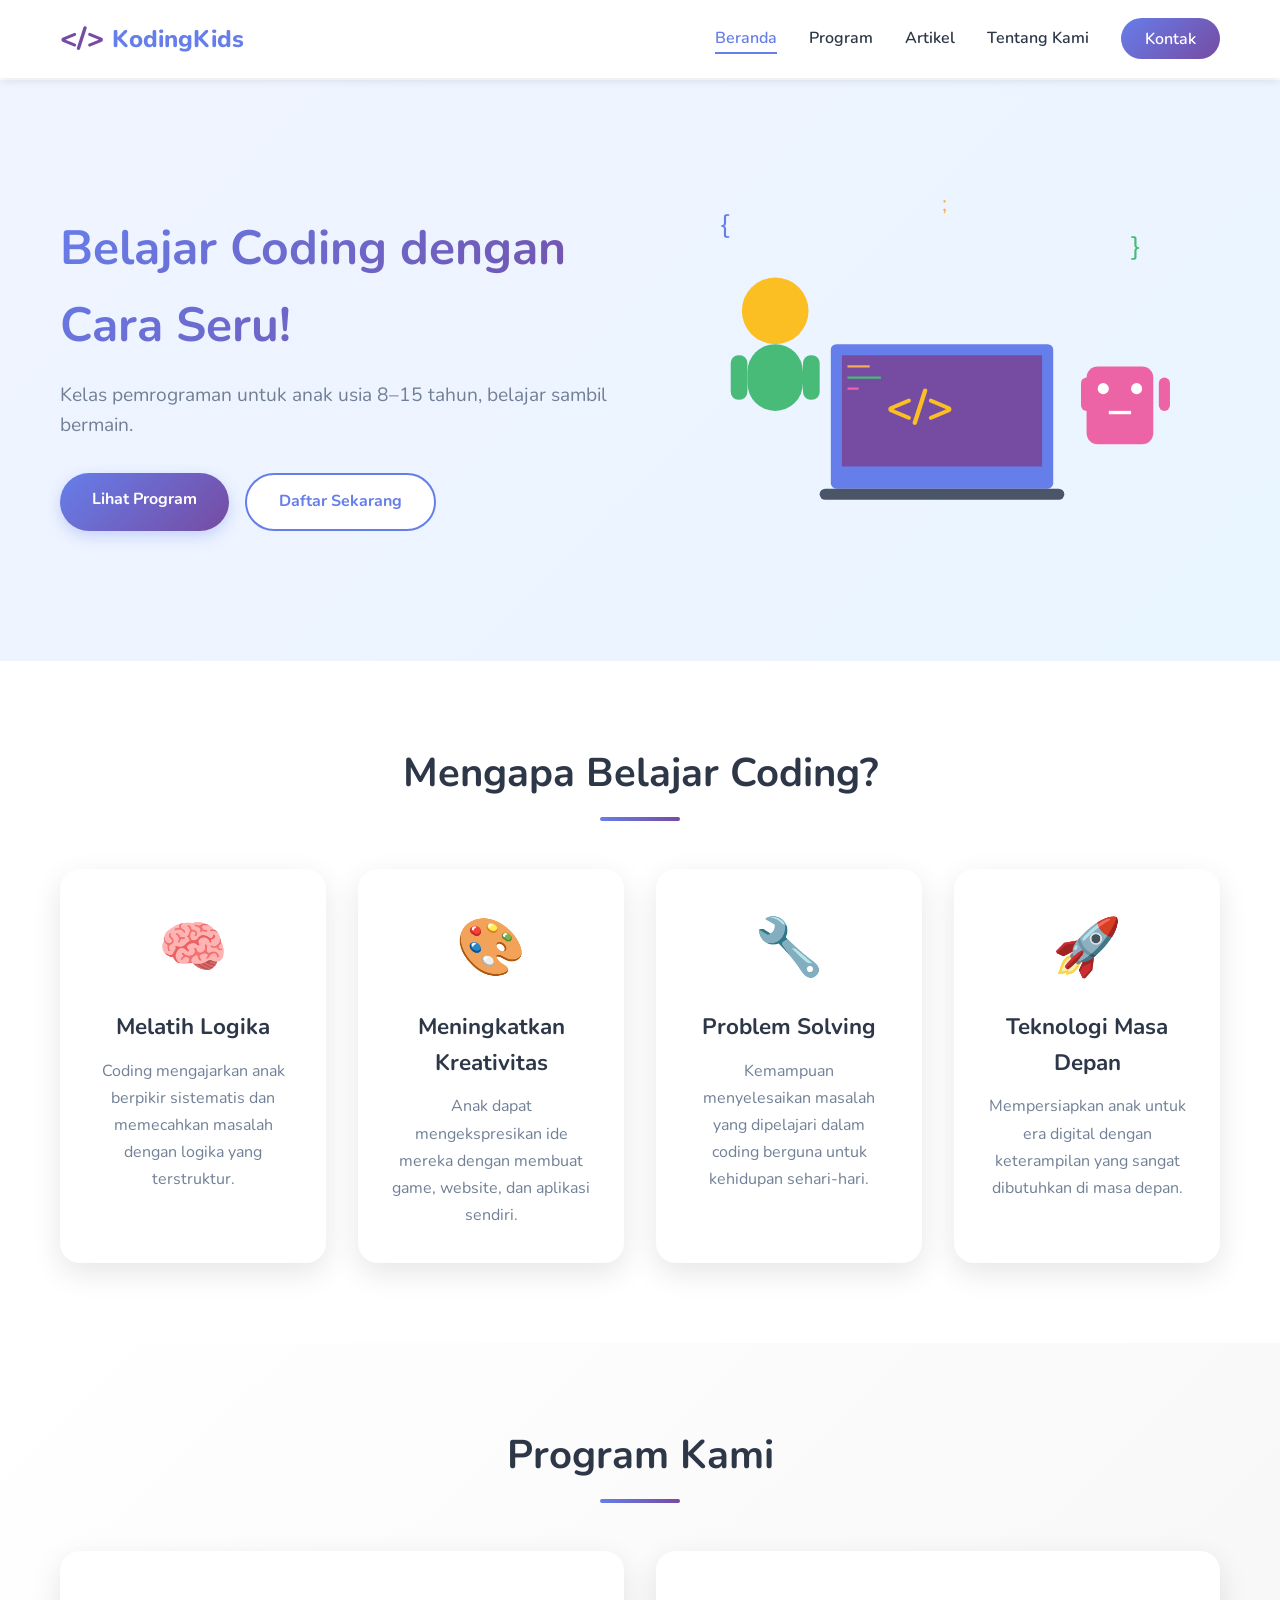
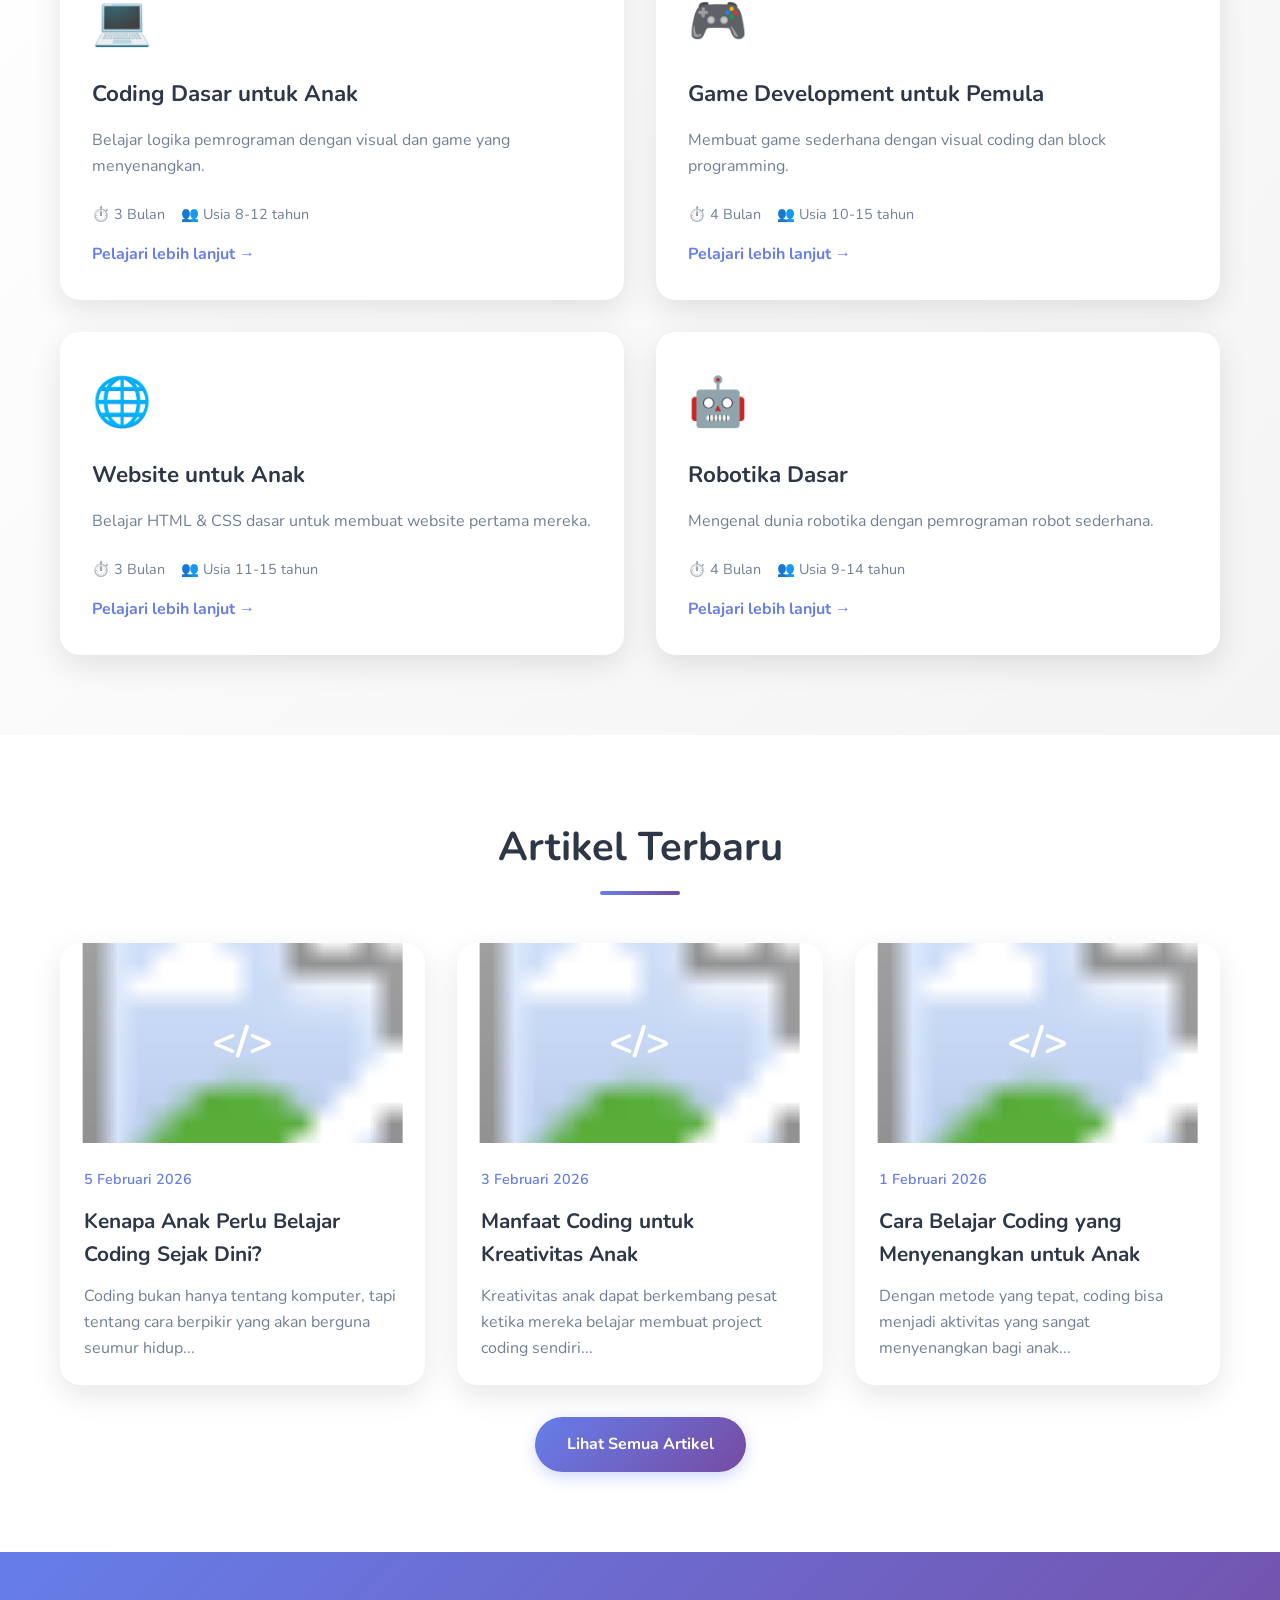
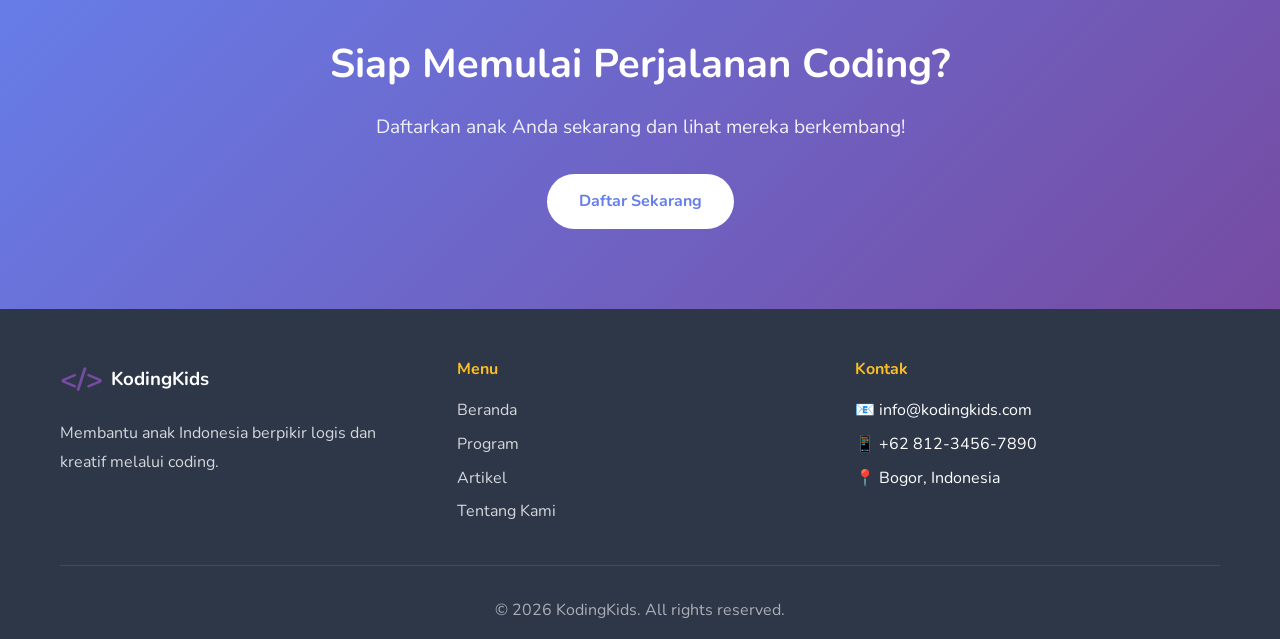
<file: kodingkids/index.html>
<!DOCTYPE html>
<html lang="id">
<head>
    <meta charset="UTF-8">
    <meta name="viewport" content="width=device-width, initial-scale=1.0">
    <title>KodingKids - Belajar Coding dengan Cara Seru!</title>
    <link rel="stylesheet" href="styles.css">
    <link href="https://fonts.googleapis.com/css2?family=Nunito:wght@400;600;700;800&display=swap" rel="stylesheet">
</head>
<body>
    <!-- Loading Screen -->
    <div id="loading-screen">
        <div class="loader">
            <div class="code-symbol">&lt;/&gt;</div>
            <p>Loading...</p>
        </div>
    </div>

    <!-- Navbar -->
    <nav class="navbar" id="navbar">
        <div class="container nav-container">
            <div class="logo">
                <span class="logo-icon">&lt;/&gt;</span>
                <span class="logo-text">KodingKids</span>
            </div>
            <div class="nav-toggle" id="navToggle">
                <span></span>
                <span></span>
                <span></span>
            </div>
            <ul class="nav-menu" id="navMenu">
                <li><a href="index.html" class="active">Beranda</a></li>
                <li><a href="programs.html">Program</a></li>
                <li><a href="blog.html">Artikel</a></li>
                <li><a href="about.html">Tentang Kami</a></li>
                <li><a href="contact.html" class="btn-nav">Kontak</a></li>
            </ul>
        </div>
    </nav>

    <!-- Hero Section -->
    <section class="hero">
        <div class="container">
            <div class="hero-content fade-in">
                <h1>Belajar Coding dengan Cara Seru!</h1>
                <p class="hero-subtitle">Kelas pemrograman untuk anak usia 8–15 tahun, belajar sambil bermain.</p>
                <div class="hero-buttons">
                    <a href="programs.html" class="btn btn-primary">Lihat Program</a>
                    <a href="contact.html" class="btn btn-secondary">Daftar Sekarang</a>
                </div>
            </div>
            <div class="hero-illustration fade-in">
                <svg viewBox="0 0 500 400" xmlns="http://www.w3.org/2000/svg">
                    <!-- Laptop -->
                    <rect x="150" y="180" width="200" height="130" rx="5" fill="#667eea"/>
                    <rect x="160" y="190" width="180" height="100" fill="#764ba2"/>
                    <line x1="165" y1="200" x2="185" y2="200" stroke="#f6ad55" stroke-width="2"/>
                    <line x1="165" y1="210" x2="195" y2="210" stroke="#48bb78" stroke-width="2"/>
                    <line x1="165" y1="220" x2="175" y2="220" stroke="#ed64a6" stroke-width="2"/>
                    <text x="200" y="250" fill="#fbbf24" font-size="40" font-weight="bold">&lt;/&gt;</text>
                    <rect x="140" y="310" width="220" height="10" rx="5" fill="#4a5568"/>
                    
                    <!-- Kid -->
                    <circle cx="100" cy="150" r="30" fill="#fbbf24"/>
                    <rect x="75" y="180" width="50" height="60" rx="25" fill="#48bb78"/>
                    <rect x="60" y="190" width="15" height="40" rx="7" fill="#48bb78"/>
                    <rect x="125" y="190" width="15" height="40" rx="7" fill="#48bb78"/>
                    
                    <!-- Robot -->
                    <rect x="380" y="200" width="60" height="70" rx="10" fill="#ed64a6"/>
                    <circle cx="395" cy="220" r="5" fill="#fff"/>
                    <circle cx="425" cy="220" r="5" fill="#fff"/>
                    <rect x="400" y="240" width="20" height="3" fill="#fff"/>
                    <rect x="375" y="210" width="10" height="30" rx="5" fill="#ed64a6"/>
                    <rect x="445" y="210" width="10" height="30" rx="5" fill="#ed64a6"/>
                    
                    <!-- Floating elements -->
                    <text x="50" y="80" fill="#667eea" font-size="24" class="float-1">{</text>
                    <text x="420" y="100" fill="#48bb78" font-size="24" class="float-2">}</text>
                    <text x="250" y="60" fill="#f6ad55" font-size="20" class="float-3">;</text>
                </svg>
            </div>
        </div>
    </section>

    <!-- Why Coding Section -->
    <section class="why-coding">
        <div class="container">
            <h2 class="section-title fade-in-scroll">Mengapa Belajar Coding?</h2>
            <div class="features-grid">
                <div class="feature-card fade-in-scroll">
                    <div class="feature-icon">🧠</div>
                    <h3>Melatih Logika</h3>
                    <p>Coding mengajarkan anak berpikir sistematis dan memecahkan masalah dengan logika yang terstruktur.</p>
                </div>
                <div class="feature-card fade-in-scroll">
                    <div class="feature-icon">🎨</div>
                    <h3>Meningkatkan Kreativitas</h3>
                    <p>Anak dapat mengekspresikan ide mereka dengan membuat game, website, dan aplikasi sendiri.</p>
                </div>
                <div class="feature-card fade-in-scroll">
                    <div class="feature-icon">🔧</div>
                    <h3>Problem Solving</h3>
                    <p>Kemampuan menyelesaikan masalah yang dipelajari dalam coding berguna untuk kehidupan sehari-hari.</p>
                </div>
                <div class="feature-card fade-in-scroll">
                    <div class="feature-icon">🚀</div>
                    <h3>Teknologi Masa Depan</h3>
                    <p>Mempersiapkan anak untuk era digital dengan keterampilan yang sangat dibutuhkan di masa depan.</p>
                </div>
            </div>
        </div>
    </section>

    <!-- Programs Section -->
    <section class="programs">
        <div class="container">
            <h2 class="section-title fade-in-scroll">Program Kami</h2>
            <div class="programs-grid">
                <a href="program-detail.html?id=1" class="program-card fade-in-scroll">
                    <div class="program-icon">💻</div>
                    <h3>Coding Dasar untuk Anak</h3>
                    <p>Belajar logika pemrograman dengan visual dan game yang menyenangkan.</p>
                    <div class="program-meta">
                        <span>⏱️ 3 Bulan</span>
                        <span>👥 Usia 8-12 tahun</span>
                    </div>
                    <span class="learn-more">Pelajari lebih lanjut →</span>
                </a>
                <a href="program-detail.html?id=2" class="program-card fade-in-scroll">
                    <div class="program-icon">🎮</div>
                    <h3>Game Development untuk Pemula</h3>
                    <p>Membuat game sederhana dengan visual coding dan block programming.</p>
                    <div class="program-meta">
                        <span>⏱️ 4 Bulan</span>
                        <span>👥 Usia 10-15 tahun</span>
                    </div>
                    <span class="learn-more">Pelajari lebih lanjut →</span>
                </a>
                <a href="program-detail.html?id=3" class="program-card fade-in-scroll">
                    <div class="program-icon">🌐</div>
                    <h3>Website untuk Anak</h3>
                    <p>Belajar HTML & CSS dasar untuk membuat website pertama mereka.</p>
                    <div class="program-meta">
                        <span>⏱️ 3 Bulan</span>
                        <span>👥 Usia 11-15 tahun</span>
                    </div>
                    <span class="learn-more">Pelajari lebih lanjut →</span>
                </a>
                <a href="program-detail.html?id=4" class="program-card fade-in-scroll">
                    <div class="program-icon">🤖</div>
                    <h3>Robotika Dasar</h3>
                    <p>Mengenal dunia robotika dengan pemrograman robot sederhana.</p>
                    <div class="program-meta">
                        <span>⏱️ 4 Bulan</span>
                        <span>👥 Usia 9-14 tahun</span>
                    </div>
                    <span class="learn-more">Pelajari lebih lanjut →</span>
                </a>
            </div>
        </div>
    </section>

    <!-- Latest Articles Section -->
    <section class="latest-articles">
        <div class="container">
            <h2 class="section-title fade-in-scroll">Artikel Terbaru</h2>
            <div class="articles-grid">
                <a href="article.html?id=1" class="article-card fade-in-scroll">
                    <div class="article-image">
                        <svg viewBox="0 0 400 250" xmlns="http://www.w3.org/2000/svg">
                        <image 
                            href="https://cdn.prod.website-files.com/65b0758d9ad56c822b1d0622/65d41965f4139a09f5c3d5b8_n-FIddOIQI0ETESzjq0dfpCduk_2fmdTjosb_6PAx-Nkf5wuKJlIuJrd_ITqgA1li4awKPBZ9oSLsmGRbrMs0-LUN9ThlX-O9sfbYmAeqHmFsh6RpptmKOy7RQbbx3z7MC197_nrMBxLb0eOWaxhFOI.jpeg"
                            x="0" y="0"
                            width="400" height="250"
                            preserveAspectRatio="xMidYMid slice"
                        />

                        <text x="200" y="140" text-anchor="middle" fill="#fff" font-size="50" font-weight="bold">
                            &lt;/&gt;
                        </text>
                        </svg>

                    </div>
                    <div class="article-content">
                        <span class="article-date">5 Februari 2026</span>
                        <h3>Kenapa Anak Perlu Belajar Coding Sejak Dini?</h3>
                        <p>Coding bukan hanya tentang komputer, tapi tentang cara berpikir yang akan berguna seumur hidup...</p>
                    </div>
                </a>
                <a href="article2.html" class="article-card fade-in-scroll">
                    <div class="article-image">
                       <svg viewBox="0 0 400 250" xmlns="http://www.w3.org/2000/svg">
                        <image 
                            href="https://sevenclass.id/wp-content/uploads/2025/07/20250714_1126_Anak-Kreatif-Digital_simple_compose_01k03jtcc3eepr0jyhh182ecb9-768x512.png"
                            x="0" y="0"
                            width="400" height="250"
                            preserveAspectRatio="xMidYMid slice"
                        />

                        <text x="200" y="140" text-anchor="middle" fill="#fff" font-size="50" font-weight="bold">
                            &lt;/&gt;
                        </text>
                        </svg>

                    </div>
                    <div class="article-content">
                        <span class="article-date">3 Februari 2026</span>
                        <h3>Manfaat Coding untuk Kreativitas Anak</h3>
                        <p>Kreativitas anak dapat berkembang pesat ketika mereka belajar membuat project coding sendiri...</p>
                    </div>
                </a>
                
                <a href="article3.html" class="article-card fade-in-scroll">
                    <div class="article-image">
                    <svg viewBox="0 0 400 250" xmlns="http://www.w3.org/2000/svg">
                    <image 
                        href="https://www.kodingakademi.id/storage/blog/ChatGPT-Image-Apr-3-2025-10_24_09-PM.png"
                        x="0" y="0"
                        width="400" height="250"
                        preserveAspectRatio="xMidYMid slice"
                    />

                    <text x="200" y="140" text-anchor="middle" fill="#fff" font-size="50" font-weight="bold">
                        &lt;/&gt;
                    </text>
                    </svg>

                    </div>
                    <div class="article-content">
                        <span class="article-date">1 Februari 2026</span>
                        <h3>Cara Belajar Coding yang Menyenangkan untuk Anak</h3>
                        <p>Dengan metode yang tepat, coding bisa menjadi aktivitas yang sangat menyenangkan bagi anak...</p>
                    </div>
                </a>
            </div>
            <div class="text-center" style="margin-top: 2rem;">
                <a href="blog.html" class="btn btn-primary">Lihat Semua Artikel</a>
            </div>
        </div>
    </section>

    <!-- CTA Section -->
    <section class="cta-section">
        <div class="container">
            <div class="cta-content fade-in-scroll">
                <h2>Siap Memulai Perjalanan Coding?</h2>
                <p>Daftarkan anak Anda sekarang dan lihat mereka berkembang!</p>
                <a href="contact.html" class="btn btn-light">Daftar Sekarang</a>
            </div>
        </div>
    </section>

    <!-- Footer -->
    <footer class="footer">
        <div class="container">
            <div class="footer-content">
                <div class="footer-section">
                    <h3><span class="logo-icon">&lt;/&gt;</span> KodingKids</h3>
                    <p>Membantu anak Indonesia berpikir logis dan kreatif melalui coding.</p>
                </div>
                <div class="footer-section">
                    <h4>Menu</h4>
                    <ul>
                        <li><a href="index.html">Beranda</a></li>
                        <li><a href="programs.html">Program</a></li>
                        <li><a href="blog.html">Artikel</a></li>
                        <li><a href="about.html">Tentang Kami</a></li>
                    </ul>
                </div>
                <div class="footer-section">
                    <h4>Kontak</h4>
                    <ul>
                        <li>📧 info@kodingkids.com</li>
                        <li>📱 +62 812-3456-7890</li>
                        <li>📍 Bogor, Indonesia</li>
                    </ul>
                </div>
            </div>
            <div class="footer-bottom">
                <p>&copy; 2026 KodingKids. All rights reserved.</p>
            </div>
        </div>
    </footer>

    <script src="script.js"></script>
</body>
</html>
</file>
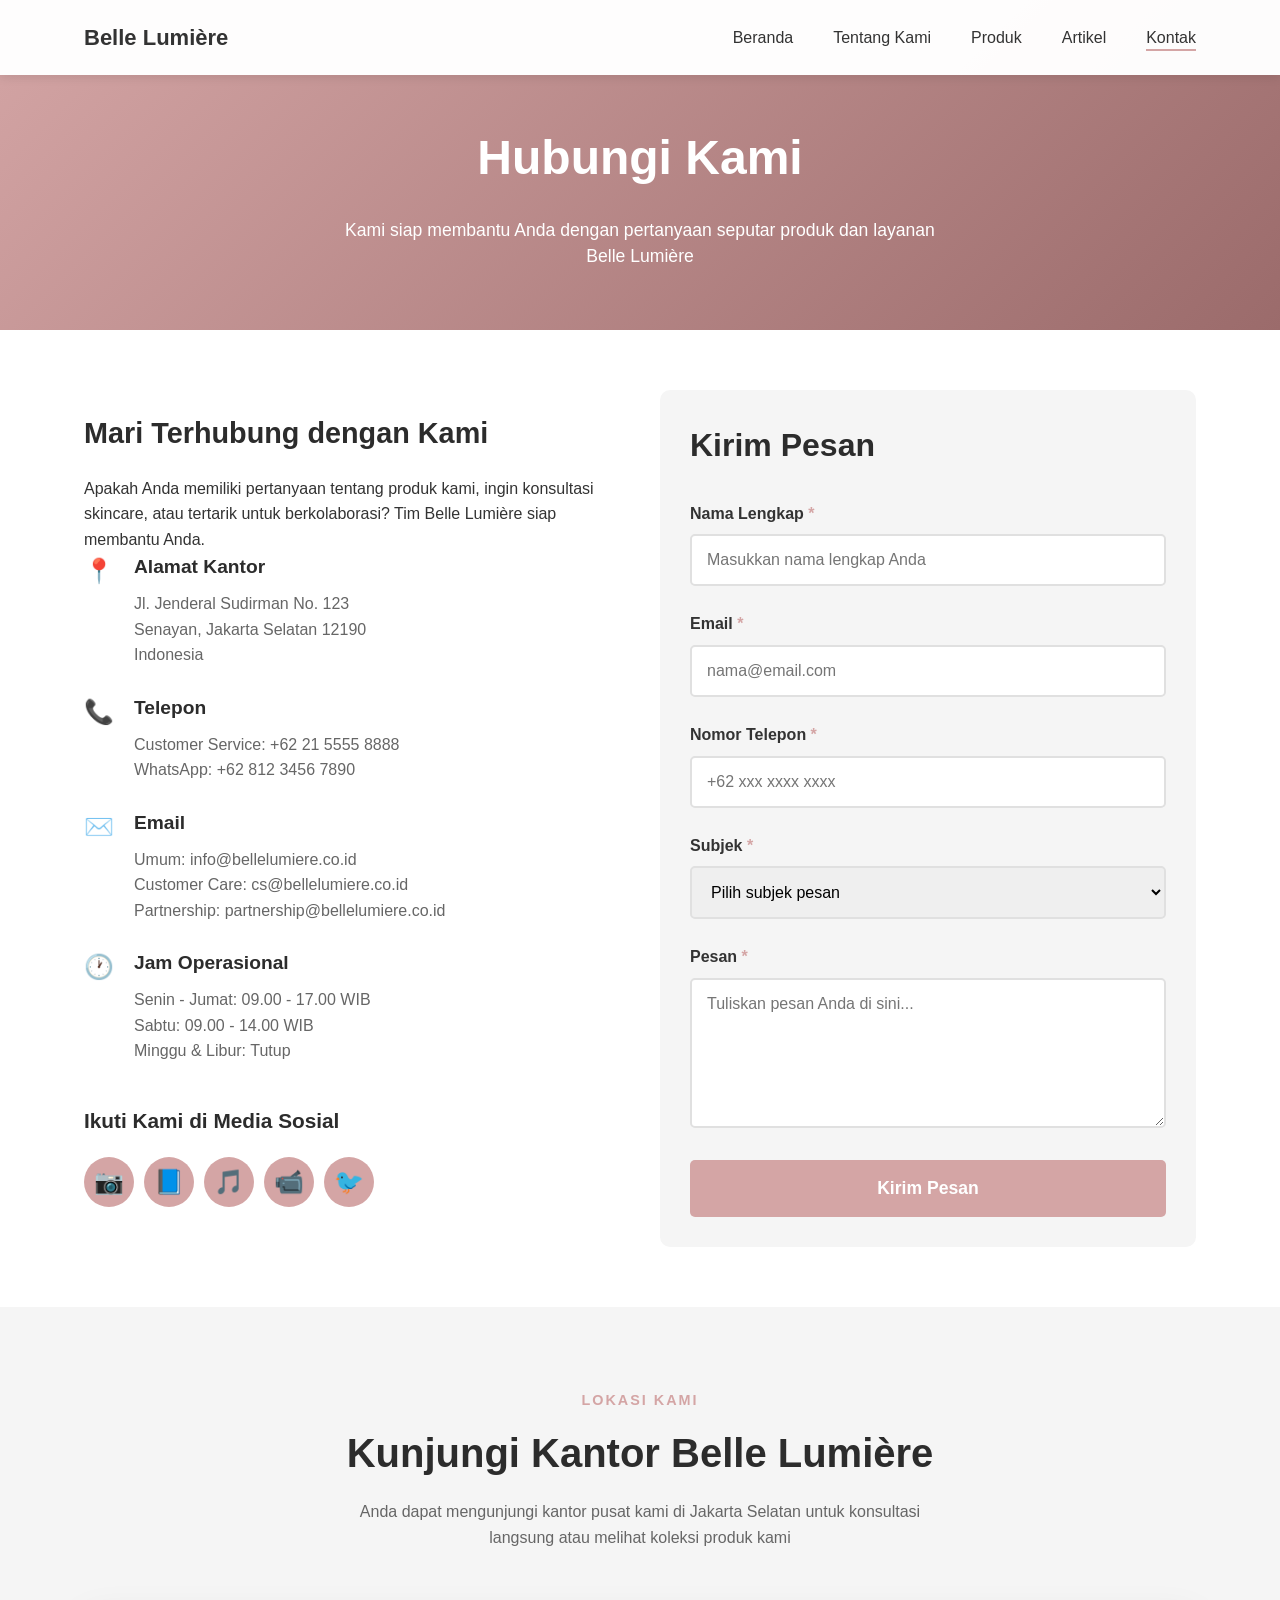
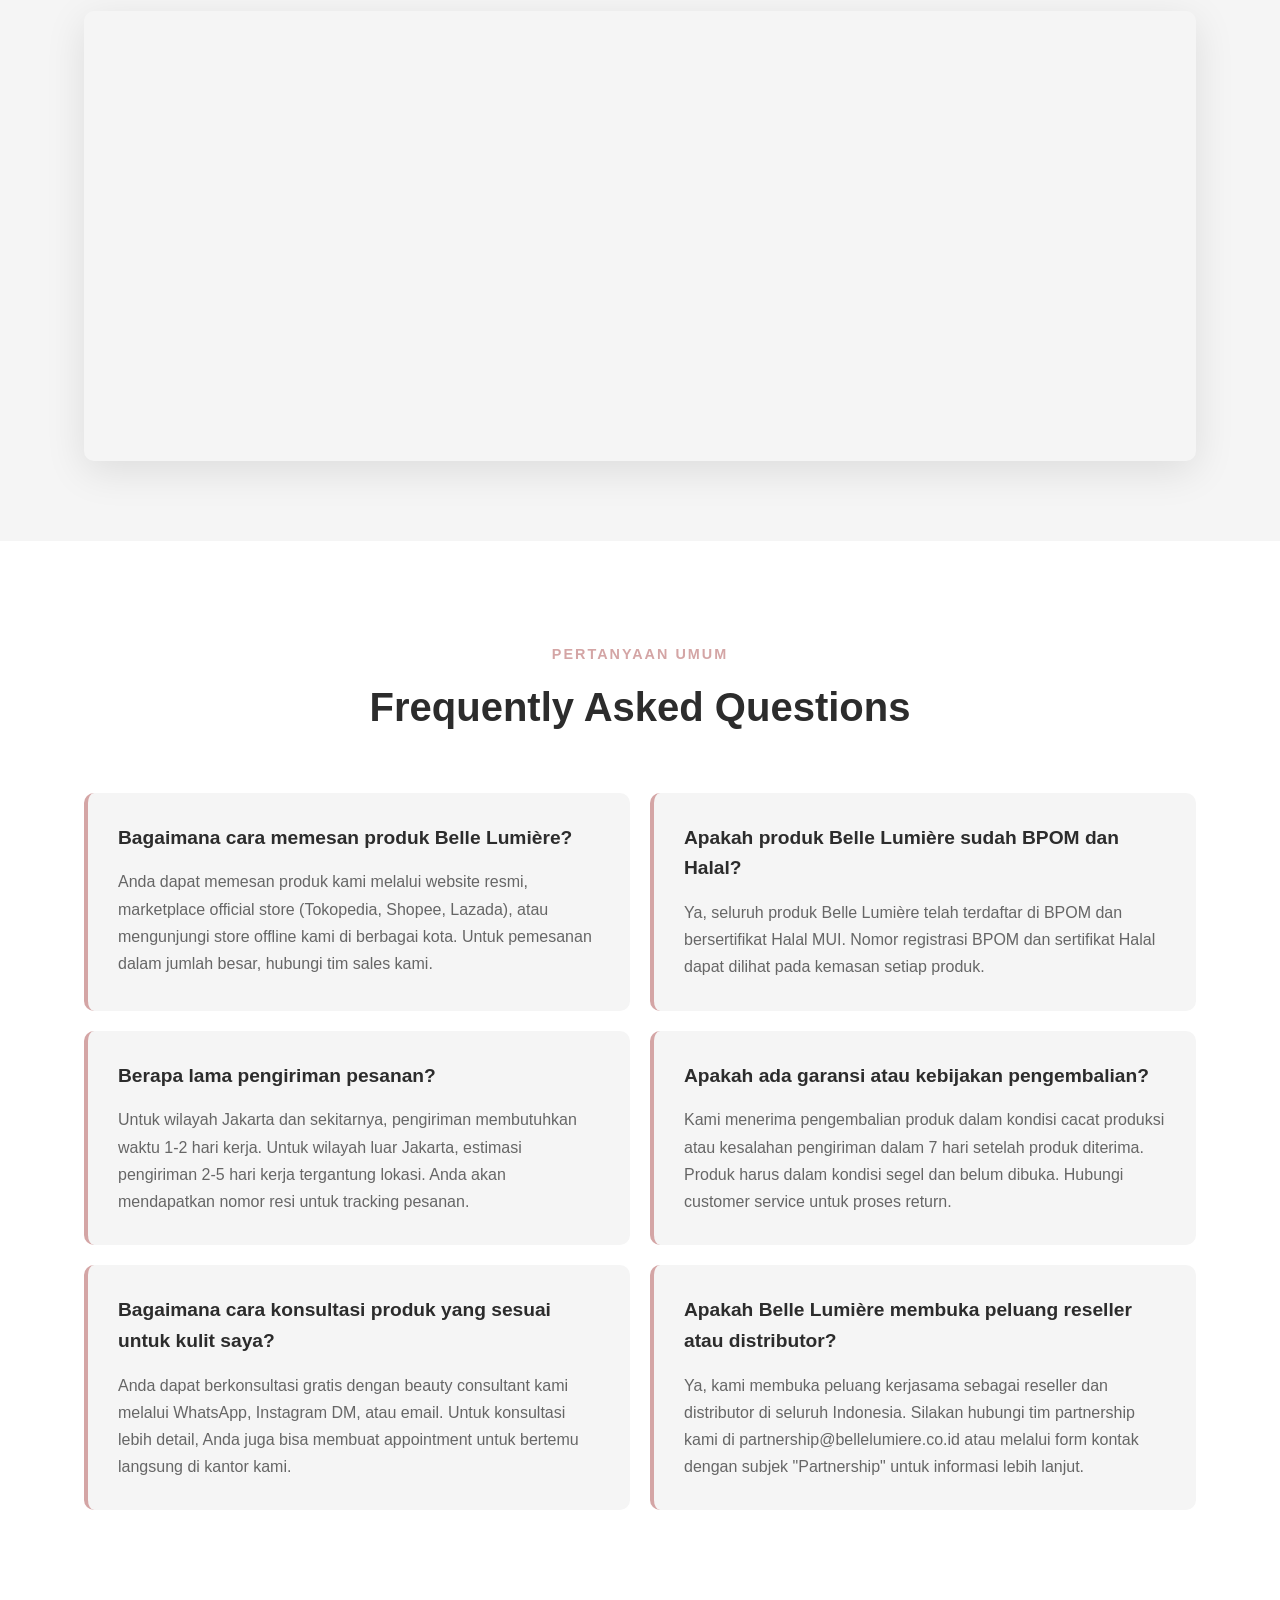
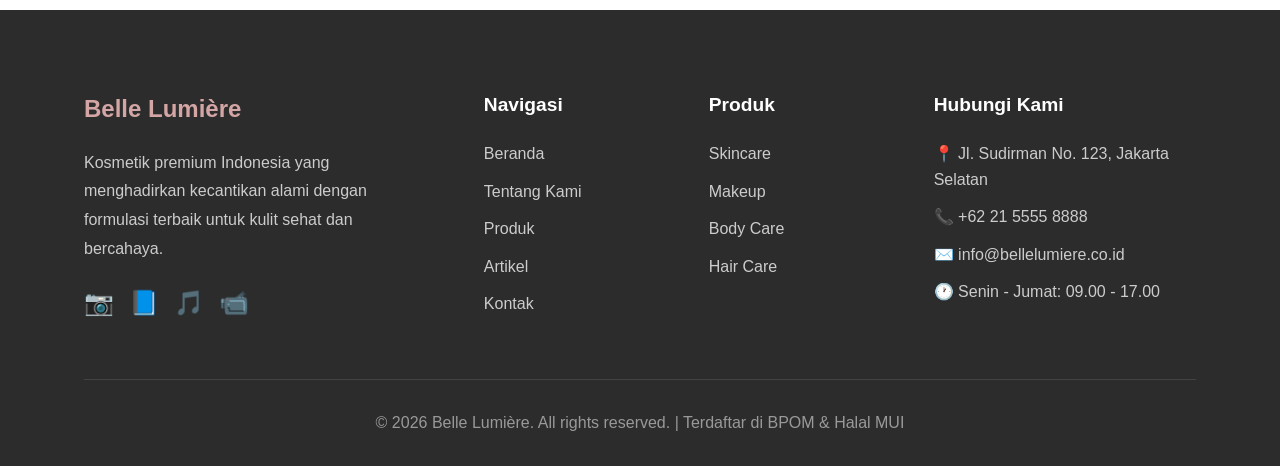
<file: bellelumiere/contact.html>
<!DOCTYPE html>
<html lang="id">
<head>
    <meta charset="UTF-8">
    <meta name="viewport" content="width=device-width, initial-scale=1.0">
    <title>Hubungi Kami - Belle Lumière</title>
    <link rel="stylesheet" href="styles.css">
    <style>
       .container {
        width: 90%;
        max-width: 1200px;
        margin: 0 auto;
    }

    .page-hero {
        background: linear-gradient(135deg, var(--primary-color) 0%, var(--secondary-color) 100%);
        /* Responsive padding: lebih kecil di mobile */
        padding: 120px 20px 60px; 
        text-align: center;
        color: var(--light-color);
    }

    .page-hero h1 {
        font-size: clamp(2rem, 8vw, 3rem); /* Ukuran font adaptif */
        margin-bottom: 20px;
    }

    .page-hero p {
        font-size: 1.1rem;
        max-width: 600px;
        margin: 0 auto;
        line-height: 1.5;
    }

    .contact-section {
        padding: 60px 0;
    }

    .contact-grid {
        display: grid;
        grid-template-columns: 1fr 1fr;
        gap: 40px;
        align-items: start;
    }
    .contact-info {
        padding: 20px 0; /* Kurangi padding samping di mobile */
    }

    .contact-info h2 {
        font-size: 1.8rem;
        color: var(--dark-color);
        margin-bottom: 20px;
    }

    .info-item {
        display: flex;
        gap: 15px;
        margin-bottom: 25px;
    }

    .info-icon {
        font-size: 1.5rem;
        min-width: 35px;
    }

        .info-details h3 {
            font-size: 1.2rem;
            color: var(--dark-color);
            margin-bottom: 8px;
        }

        .info-details p {
            color: var(--text-light);
            margin: 0;
            font-size: 1rem;
            line-height: 1.6;
        }

        .social-media {
            margin-top: 40px;
        }

        .social-media h3 {
            font-size: 1.3rem;
            color: var(--dark-color);
            margin-bottom: 20px;
        }

        .social-icons {
            display: flex;
            gap: 15px;
        }

        .social-icon {
            width: 50px;
            height: 50px;
            background: var(--primary-color);
            color: var(--light-color);
            display: flex;
            align-items: center;
            justify-content: center;
            border-radius: 50%;
            font-size: 1.5rem;
            transition: all 0.3s ease;
        }

        .social-icon:hover {
            background: var(--secondary-color);
            transform: translateY(-5px);
        }

        .contact-form {
            background: var(--gray-color);
            border-radius: 10px;
            
        }

        .contact-form h2 {
            font-size: 2rem;
            color: var(--dark-color);
            margin-bottom: 30px;
        }

        .form-group {
            margin-bottom: 25px;
        }

        .form-group label {
            display: block;
            color: var(--text-color);
            font-weight: 600;
            margin-bottom: 8px;
        }

        .form-group input,
        .form-group textarea,
        .form-group select {
            width: 100%;
            padding: 15px;
            border: 2px solid var(--border-color);
            border-radius: 5px;
            font-size: 1rem;
            font-family: inherit;
            transition: all 0.3s ease;
        }

        .form-group input:focus,
        .form-group textarea:focus,
        .form-group select:focus {
            outline: none;
            border-color: var(--primary-color);
        }

        .form-group textarea {
            min-height: 150px;
            resize: vertical;
        }

        .form-group.required label::after {
            content: ' *';
            color: var(--primary-color);
        }

        .submit-btn {
            width: 100%;
            padding: 18px;
            background: var(--primary-color);
            color: var(--light-color);
            border: none;
            border-radius: 5px;
            font-size: 1.1rem;
            font-weight: 600;
            cursor: pointer;
            transition: all 0.3s ease;
        }

        .submit-btn:hover {
            background: var(--secondary-color);
            transform: translateY(-2px);
            box-shadow: 0 5px 20px rgba(0,0,0,0.15);
        }

        .contact-form {
        background: var(--gray-color);
        padding: 30px;
        border-radius: 10px;
    }

    .social-icons {
        flex-wrap: wrap; /* Agar icon tidak terpotong jika layar sangat kecil */
        gap: 10px;
    }

   .map-section {
            padding: 80px 0;
            background: var(--gray-color);
        }

        .map-container {
            width: 100%;
            height: 450px;
            border-radius: 10px;
            overflow: hidden;
            box-shadow: 0 10px 40px rgba(0,0,0,0.1);
        }

        .map-container iframe {
            width: 100%;
            height: 100%;
            border: none;
        }

    .faq-grid {
        display: grid;
        grid-template-columns: 1fr 1fr;
        gap: 20px;
    }

        .faq-item {
            background: var(--gray-color);
            padding: 30px;
            border-radius: 10px;
            border-left: 4px solid var(--primary-color);
        }

        .faq-item h3 {
            font-size: 1.2rem;
            color: var(--dark-color);
            margin-bottom: 15px;
        }

        .faq-item p {
            color: var(--text-light);
            line-height: 1.7;
        }

        @media (max-width: 968px) {
            .contact-grid,
            .faq-grid {
                grid-template-columns: 1fr;
            }

            .page-hero h1 {
                font-size: 2.2rem;
            }

            .contact-form {
                padding: 30px;
            }
        }

        @media (max-width: 640px) {
            .page-hero h1 {
                font-size: 1.8rem;
            }

            .contact-info {
                padding: 20px;
            }
        }

        @media (max-width: 768px) {
            .contact-grid {
                grid-template-columns: 1fr;
                gap: 20px;
            }

            .contact-info {
                padding: 15px;
            }

            .contact-form {
                padding: 15px;
            }

            .page-hero {
                padding: 80px 10px 40px;
            }

            .page-hero h1 {
                font-size: 1.8rem;
            }

            .page-hero p {
                font-size: 0.9rem;
            }

            .info-item {
                flex-direction: column;
                align-items: flex-start;
            }

            .info-icon {
                font-size: 1.2rem;
            }

            .social-icons {
                justify-content: center;
            }

            .faq-grid {
                grid-template-columns: 1fr;
            }
        }

        @media (max-width: 480px) {
            .submit-btn {
                font-size: 0.9rem;
                padding: 12px;
            }

            .form-group label {
                font-size: 0.8rem;
            }

            .form-group input,
            .form-group textarea,
            .form-group select {
                font-size: 0.8rem;
                padding: 8px;
            }
        }
    </style>
</head>
<body>
    <!-- Navbar -->
    <nav class="navbar" id="navbar">
        <div class="container">
            <div class="nav-brand">
                <h1>Belle Lumière</h1>
            </div>
            <ul class="nav-menu" id="navMenu">
                <li><a href="index.html">Beranda</a></li>
                <li><a href="about.html">Tentang Kami</a></li>
                <li><a href="products.html">Produk</a></li>
                <li><a href="articles.html">Artikel</a></li>
                <li><a href="contact.html" class="active">Kontak</a></li>
            </ul>
            <div class="nav-toggle" id="navToggle">
                <span></span>
                <span></span>
                <span></span>
            </div>
        </div>
    </nav>

    <!-- Page Hero -->
    <section class="page-hero">
        <div class="container">
            <h1>Hubungi Kami</h1>
            <p>Kami siap membantu Anda dengan pertanyaan seputar produk dan layanan Belle Lumière</p>
        </div>
    </section>

    <!-- Contact Section -->
    <section class="contact-section">
        <div class="container">
            <div class="contact-grid">
                <!-- Contact Information -->
                <div class="contact-info">
                    <h2>Mari Terhubung dengan Kami</h2>
                    <p>Apakah Anda memiliki pertanyaan tentang produk kami, ingin konsultasi skincare, atau tertarik untuk berkolaborasi? Tim Belle Lumière siap membantu Anda.</p>

                    <div class="info-item">
                        <div class="info-icon">📍</div>
                        <div class="info-details">
                            <h3>Alamat Kantor</h3>
                            <p>Jl. Jenderal Sudirman No. 123<br>Senayan, Jakarta Selatan 12190<br>Indonesia</p>
                        </div>
                    </div>

                    <div class="info-item">
                        <div class="info-icon">📞</div>
                        <div class="info-details">
                            <h3>Telepon</h3>
                            <p>Customer Service: +62 21 5555 8888<br>WhatsApp: +62 812 3456 7890</p>
                        </div>
                    </div>

                    <div class="info-item">
                        <div class="info-icon">✉️</div>
                        <div class="info-details">
                            <h3>Email</h3>
                            <p>Umum: info@bellelumiere.co.id<br>Customer Care: cs@bellelumiere.co.id<br>Partnership: partnership@bellelumiere.co.id</p>
                        </div>
                    </div>

                    <div class="info-item">
                        <div class="info-icon">🕐</div>
                        <div class="info-details">
                            <h3>Jam Operasional</h3>
                            <p>Senin - Jumat: 09.00 - 17.00 WIB<br>Sabtu: 09.00 - 14.00 WIB<br>Minggu & Libur: Tutup</p>
                        </div>
                    </div>

                    <div class="social-media">
                        <h3>Ikuti Kami di Media Sosial</h3>
                        <div class="social-icons">
                            <a href="#" class="social-icon" aria-label="Instagram">📷</a>
                            <a href="#" class="social-icon" aria-label="Facebook">📘</a>
                            <a href="#" class="social-icon" aria-label="TikTok">🎵</a>
                            <a href="#" class="social-icon" aria-label="YouTube">📹</a>
                            <a href="#" class="social-icon" aria-label="Twitter">🐦</a>
                        </div>
                    </div>
                </div>

                <!-- Contact Form -->
                <div class="contact-form">
                    <h2>Kirim Pesan</h2>
                    <form id="contactForm">
                        <div class="form-group required">
                            <label for="name">Nama Lengkap</label>
                            <input type="text" id="name" name="name" placeholder="Masukkan nama lengkap Anda" required>
                        </div>

                        <div class="form-group required">
                            <label for="email">Email</label>
                            <input type="email" id="email" name="email" placeholder="nama@email.com" required>
                        </div>

                        <div class="form-group required">
                            <label for="phone">Nomor Telepon</label>
                            <input type="tel" id="phone" name="phone" placeholder="+62 xxx xxxx xxxx" required>
                        </div>

                        <div class="form-group required">
                            <label for="subject">Subjek</label>
                            <select id="subject" name="subject" required>
                                <option value="">Pilih subjek pesan</option>
                                <option value="product">Pertanyaan Produk</option>
                                <option value="order">Status Pesanan</option>
                                <option value="consultation">Konsultasi Skincare</option>
                                <option value="partnership">Kerjasama & Partnership</option>
                                <option value="complaint">Keluhan & Saran</option>
                                <option value="other">Lainnya</option>
                            </select>
                        </div>

                        <div class="form-group required">
                            <label for="message">Pesan</label>
                            <textarea id="message" name="message" placeholder="Tuliskan pesan Anda di sini..." required></textarea>
                        </div>

                        <button type="submit" class="submit-btn">Kirim Pesan</button>
                    </form>
                </div>
            </div>
        </div>
    </section>

    <!-- Map Section -->
    <section class="map-section">
        <div class="container">
            <div class="section-header center">
                <span class="section-tag">Lokasi Kami</span>
                <h2>Kunjungi Kantor Belle Lumière</h2>
                <p style="color: var(--text-light); max-width: 600px; margin: 20px auto 40px;">Anda dapat mengunjungi kantor pusat kami di Jakarta Selatan untuk konsultasi langsung atau melihat koleksi produk kami</p>
            </div>
            <div class="map-container">
                <!-- Google Maps Embed - Contoh menggunakan koordinat Jakarta Selatan -->
                <iframe src="https://www.google.com/maps/embed?pb=!1m18!1m12!1m3!1d3966.2644875147887!2d106.8094!3d-6.2297!2m3!1f0!2f0!3f0!3m2!1i1024!2i768!4f13.1!3m3!1m2!1s0x0%3A0x0!2zNsKwMTMnNDcuMCJTIDEwNsKwNDgnMzMuOCJF!5e0!3m2!1sen!2sid!4v1234567890" allowfullscreen="" loading="lazy"></iframe>
            </div>
        </div>
    </section>

    <!-- FAQ Section -->
    <section class="faq-section">
        <div class="container">
            <div class="section-header center">
                <span class="section-tag">Pertanyaan Umum</span>
                <h2>Frequently Asked Questions</h2>
            </div>
            <div class="faq-grid">
                <div class="faq-item">
                    <h3>Bagaimana cara memesan produk Belle Lumière?</h3>
                    <p>Anda dapat memesan produk kami melalui website resmi, marketplace official store (Tokopedia, Shopee, Lazada), atau mengunjungi store offline kami di berbagai kota. Untuk pemesanan dalam jumlah besar, hubungi tim sales kami.</p>
                </div>

                <div class="faq-item">
                    <h3>Apakah produk Belle Lumière sudah BPOM dan Halal?</h3>
                    <p>Ya, seluruh produk Belle Lumière telah terdaftar di BPOM dan bersertifikat Halal MUI. Nomor registrasi BPOM dan sertifikat Halal dapat dilihat pada kemasan setiap produk.</p>
                </div>

                <div class="faq-item">
                    <h3>Berapa lama pengiriman pesanan?</h3>
                    <p>Untuk wilayah Jakarta dan sekitarnya, pengiriman membutuhkan waktu 1-2 hari kerja. Untuk wilayah luar Jakarta, estimasi pengiriman 2-5 hari kerja tergantung lokasi. Anda akan mendapatkan nomor resi untuk tracking pesanan.</p>
                </div>

                <div class="faq-item">
                    <h3>Apakah ada garansi atau kebijakan pengembalian?</h3>
                    <p>Kami menerima pengembalian produk dalam kondisi cacat produksi atau kesalahan pengiriman dalam 7 hari setelah produk diterima. Produk harus dalam kondisi segel dan belum dibuka. Hubungi customer service untuk proses return.</p>
                </div>

                <div class="faq-item">
                    <h3>Bagaimana cara konsultasi produk yang sesuai untuk kulit saya?</h3>
                    <p>Anda dapat berkonsultasi gratis dengan beauty consultant kami melalui WhatsApp, Instagram DM, atau email. Untuk konsultasi lebih detail, Anda juga bisa membuat appointment untuk bertemu langsung di kantor kami.</p>
                </div>

                <div class="faq-item">
                    <h3>Apakah Belle Lumière membuka peluang reseller atau distributor?</h3>
                    <p>Ya, kami membuka peluang kerjasama sebagai reseller dan distributor di seluruh Indonesia. Silakan hubungi tim partnership kami di partnership@bellelumiere.co.id atau melalui form kontak dengan subjek "Partnership" untuk informasi lebih lanjut.</p>
                </div>
            </div>
        </div>
    </section>

    <!-- Footer -->
    <footer class="footer">
        <div class="container">
            <div class="footer-grid">
                <div class="footer-col">
                    <h3>Belle Lumière</h3>
                    <p>Kosmetik premium Indonesia yang menghadirkan kecantikan alami dengan formulasi terbaik untuk kulit sehat dan bercahaya.</p>
                    <div class="social-links">
                        <a href="#" aria-label="Instagram">📷</a>
                        <a href="#" aria-label="Facebook">📘</a>
                        <a href="#" aria-label="TikTok">🎵</a>
                        <a href="#" aria-label="YouTube">📹</a>
                    </div>
                </div>
                <div class="footer-col">
                    <h4>Navigasi</h4>
                    <ul>
                        <li><a href="index.html">Beranda</a></li>
                        <li><a href="about.html">Tentang Kami</a></li>
                        <li><a href="products.html">Produk</a></li>
                        <li><a href="articles.html">Artikel</a></li>
                        <li><a href="contact.html">Kontak</a></li>
                    </ul>
                </div>
                <div class="footer-col">
                    <h4>Produk</h4>
                    <ul>
                        <li><a href="products.html#skincare">Skincare</a></li>
                        <li><a href="products.html#makeup">Makeup</a></li>
                        <li><a href="products.html#bodycare">Body Care</a></li>
                        <li><a href="products.html#haircare">Hair Care</a></li>
                    </ul>
                </div>
                <div class="footer-col">
                    <h4>Hubungi Kami</h4>
                    <ul>
                        <li>📍 Jl. Sudirman No. 123, Jakarta Selatan</li>
                        <li>📞 +62 21 5555 8888</li>
                        <li>✉️ info@bellelumiere.co.id</li>
                        <li>🕐 Senin - Jumat: 09.00 - 17.00</li>
                    </ul>
                </div>
            </div>
            <div class="footer-bottom">
                <p>&copy; 2026 Belle Lumière. All rights reserved. | Terdaftar di BPOM & Halal MUI</p>
            </div>
        </div>
    </footer>

    <script src="script.js"></script>
</body>
</html>
</file>
<file: kodingkids/styles.css>
/* Global Styles */
* {
    margin: 0;
    padding: 0;
    box-sizing: border-box;
}

:root {
    --primary-blue: #667eea;
    --primary-purple: #764ba2;
    --primary-yellow: #fbbf24;
    --primary-green: #48bb78;
    --primary-pink: #ed64a6;
    --text-dark: #2d3748;
    --text-light: #718096;
    --bg-light: #f7fafc;
    --white: #ffffff;
    --shadow: 0 10px 30px rgba(0, 0, 0, 0.1);
    --shadow-hover: 0 15px 40px rgba(0, 0, 0, 0.15);
}

body {
    font-family: 'Nunito', sans-serif;
    color: var(--text-dark);
    line-height: 1.6;
    overflow-x: hidden;
}

.container {
    max-width: 1200px;
    margin: 0 auto;
    padding: 0 20px;
}

/* Loading Screen */
#loading-screen {
    position: fixed;
    top: 0;
    left: 0;
    width: 100%;
    height: 100%;
    background: linear-gradient(135deg, var(--primary-blue), var(--primary-purple));
    display: flex;
    justify-content: center;
    align-items: center;
    z-index: 9999;
    transition: opacity 0.5s, visibility 0.5s;
}

#loading-screen.hidden {
    opacity: 0;
    visibility: hidden;
}

.loader {
    text-align: center;
    color: var(--white);
}

.code-symbol {
    font-size: 4rem;
    font-weight: bold;
    animation: pulse 1.5s ease-in-out infinite;
}

@keyframes pulse {
    0%, 100% { transform: scale(1); opacity: 1; }
    50% { transform: scale(1.1); opacity: 0.8; }
}

/* Navbar */
.navbar {
    background: var(--white);
    box-shadow: 0 2px 10px rgba(0, 0, 0, 0.1);
    position: fixed;
    top: 0;
    width: 100%;
    z-index: 1000;
    transition: all 0.3s ease;
}

.navbar.scrolled {
    box-shadow: 0 4px 20px rgba(0, 0, 0, 0.15);
}

.nav-container {
    display: flex;
    justify-content: space-between;
    align-items: center;
    padding: 1rem 20px;
}

.logo {
    display: flex;
    align-items: center;
    gap: 0.5rem;
    font-size: 1.5rem;
    font-weight: 800;
    color: var(--primary-blue);
}

.logo-icon {
    font-size: 1.8rem;
    color: var(--primary-purple);
}

.nav-menu {
    display: flex;
    list-style: none;
    gap: 2rem;
    align-items: center;
}

.nav-menu a {
    text-decoration: none;
    color: var(--text-dark);
    font-weight: 600;
    transition: color 0.3s;
    position: relative;
}

.nav-menu a:hover,
.nav-menu a.active {
    color: var(--primary-blue);
}

.nav-menu a::after {
    content: '';
    position: absolute;
    bottom: -5px;
    left: 0;
    width: 0;
    height: 2px;
    background: var(--primary-blue);
    transition: width 0.3s;
}

.nav-menu a:hover::after,
.nav-menu a.active::after {
    width: 100%;
}

.btn-nav {
    background: linear-gradient(135deg, var(--primary-blue), var(--primary-purple));
    color: var(--white) !important;
    padding: 0.6rem 1.5rem;
    border-radius: 25px;
    transition: transform 0.3s, box-shadow 0.3s;
}

.btn-nav:hover {
    transform: translateY(-2px);
    box-shadow: 0 5px 15px rgba(102, 126, 234, 0.4);
}

.btn-nav::after {
    display: none;
}

.nav-toggle {
    display: none;
    flex-direction: column;
    cursor: pointer;
    gap: 5px;
}

.nav-toggle span {
    width: 25px;
    height: 3px;
    background: var(--primary-blue);
    transition: all 0.3s;
    border-radius: 3px;
}

/* Hero Section */
.hero {
    margin-top: 80px;
    padding: 4rem 0;
    background: linear-gradient(135deg, #f0f4ff 0%, #e9f5ff 100%);
    overflow: hidden;
}

.hero .container {
    display: grid;
    grid-template-columns: 1fr 1fr;
    gap: 3rem;
    align-items: center;
}

.hero-content h1 {
    font-size: 3rem;
    color: var(--text-dark);
    margin-bottom: 1rem;
    background: linear-gradient(135deg, var(--primary-blue), var(--primary-purple));
    -webkit-background-clip: text;
    -webkit-text-fill-color: transparent;
    background-clip: text;
}

.hero-subtitle {
    font-size: 1.2rem;
    color: var(--text-light);
    margin-bottom: 2rem;
}

.hero-buttons {
    display: flex;
    gap: 1rem;
    flex-wrap: wrap;
}

.btn {
    padding: 0.9rem 2rem;
    border-radius: 30px;
    text-decoration: none;
    font-weight: 700;
    transition: all 0.3s;
    display: inline-block;
    border: none;
    cursor: pointer;
    font-size: 1rem;
}

.btn-primary {
    background: linear-gradient(135deg, var(--primary-blue), var(--primary-purple));
    color: var(--white);
    box-shadow: 0 5px 15px rgba(102, 126, 234, 0.3);
}

.btn-primary:hover {
    transform: translateY(-3px);
    box-shadow: 0 8px 25px rgba(102, 126, 234, 0.4);
}

.btn-secondary {
    background: var(--white);
    color: var(--primary-blue);
    border: 2px solid var(--primary-blue);
}

.btn-secondary:hover {
    background: var(--primary-blue);
    color: var(--white);
    transform: translateY(-3px);
}

.btn-light {
    background: var(--white);
    color: var(--primary-blue);
}

.btn-light:hover {
    transform: translateY(-3px);
    box-shadow: 0 8px 25px rgba(255, 255, 255, 0.3);
}

.hero-illustration svg {
    width: 100%;
    height: auto;
    animation: float 3s ease-in-out infinite;
}

@keyframes float {
    0%, 100% { transform: translateY(0); }
    50% { transform: translateY(-20px); }
}

.float-1, .float-2, .float-3 {
    animation: float-element 2s ease-in-out infinite;
}

.float-2 {
    animation-delay: 0.5s;
}

.float-3 {
    animation-delay: 1s;
}

@keyframes float-element {
    0%, 100% { transform: translateY(0); }
    50% { transform: translateY(-10px); }
}

/* Section Styles */
.section-title {
    text-align: center;
    font-size: 2.5rem;
    margin-bottom: 3rem;
    color: var(--text-dark);
    position: relative;
    padding-bottom: 1rem;
}

.section-title::after {
    content: '';
    position: absolute;
    bottom: 0;
    left: 50%;
    transform: translateX(-50%);
    width: 80px;
    height: 4px;
    background: linear-gradient(90deg, var(--primary-blue), var(--primary-purple));
    border-radius: 2px;
}

/* Why Coding Section */
.why-coding {
    padding: 5rem 0;
    background: var(--white);
}

.features-grid {
    display: grid;
    grid-template-columns: repeat(auto-fit, minmax(250px, 1fr));
    gap: 2rem;
}

.feature-card {
    background: var(--white);
    padding: 2rem;
    border-radius: 20px;
    text-align: center;
    box-shadow: var(--shadow);
    transition: all 0.3s;
    border: 2px solid transparent;
}

.feature-card:hover {
    transform: translateY(-10px);
    box-shadow: var(--shadow-hover);
    border-color: var(--primary-blue);
}

.feature-icon {
    font-size: 3.5rem;
    margin-bottom: 1rem;
}

.feature-card h3 {
    font-size: 1.4rem;
    margin-bottom: 0.8rem;
    color: var(--text-dark);
}

.feature-card p {
    color: var(--text-light);
    line-height: 1.7;
}

/* Programs Section */
.programs {
    padding: 5rem 0;
    background: linear-gradient(135deg, #ffffff 0%, #f4f4f4 100%);
}

.programs-grid {
    display: grid;
    grid-template-columns: repeat(auto-fit, minmax(280px, 1fr));
    gap: 2rem;
}

@media (min-width: 768px) {
    .programs-grid {
        grid-template-columns: repeat(2, 1fr);
    }
}

.program-card {
    background: var(--white);
    padding: 2rem;
    border-radius: 20px;
    box-shadow: var(--shadow);
    transition: all 0.3s;
    text-decoration: none;
    color: var(--text-dark);
    display: flex;
    flex-direction: column;
    position: relative;
    overflow: hidden;
}

.program-card::before {
    content: '';
    position: absolute;
    top: 0;
    left: 0;
    width: 100%;
    height: 5px;
    background: linear-gradient(90deg, var(--primary-blue), var(--primary-purple));
    transform: scaleX(0);
    transition: transform 0.3s;
}

.program-card:hover::before {
    transform: scaleX(1);
}

.program-card:hover {
    transform: translateY(-10px);
    box-shadow: var(--shadow-hover);
}

.program-icon {
    font-size: 3rem;
    margin-bottom: 1rem;
}

.program-card h3 {
    font-size: 1.4rem;
    margin-bottom: 1rem;
    color: var(--text-dark);
}

.program-card p {
    color: var(--text-light);
    margin-bottom: 1.5rem;
    flex-grow: 1;
}

.program-meta {
    display: flex;
    gap: 1rem;
    flex-wrap: wrap;
    font-size: 0.9rem;
    color: var(--text-light);
    margin-bottom: 1rem;
}

.learn-more {
    color: var(--primary-blue);
    font-weight: 700;
    transition: all 0.3s;
}

.program-card:hover .learn-more {
    transform: translateX(5px);
    display: inline-block;
}

/* Latest Articles Section */
.latest-articles {
    padding: 5rem 0;
    background: var(--white);
}

.articles-grid {
    display: grid;
    grid-template-columns: repeat(auto-fit, minmax(300px, 1fr));
    gap: 2rem;
}

.article-card {
    background: var(--white);
    border-radius: 20px;
    overflow: hidden;
    box-shadow: var(--shadow);
    transition: all 0.3s;
    text-decoration: none;
    color: var(--text-dark);
    display: block;
}

.article-card:hover {
    transform: translateY(-10px);
    box-shadow: var(--shadow-hover);
}

.article-image {
    width: 100%;
    height: 200px;
    overflow: hidden;
}

.article-image svg {
    width: 100%;
    height: 100%;
    object-fit: cover;
}

.article-content {
    padding: 1.5rem;
}

.article-date {
    color: var(--primary-blue);
    font-size: 0.9rem;
    font-weight: 600;
}

.article-card h3 {
    font-size: 1.3rem;
    margin: 0.8rem 0;
    color: var(--text-dark);
}

.article-card p {
    color: var(--text-light);
    line-height: 1.6;
}

.text-center {
    text-align: center;
}

/* CTA Section */
.cta-section {
    padding: 5rem 0;
    background: linear-gradient(135deg, var(--primary-blue), var(--primary-purple));
    text-align: center;
}

.cta-content h2 {
    color: var(--white);
    font-size: 2.5rem;
    margin-bottom: 1rem;
}

.cta-content p {
    color: rgba(255, 255, 255, 0.9);
    font-size: 1.2rem;
    margin-bottom: 2rem;
}

/* Footer */
.footer {
    background: var(--text-dark);
    color: var(--white);
    padding: 3rem 0 1rem;
}

.footer-content {
    display: grid;
    grid-template-columns: repeat(auto-fit, minmax(250px, 1fr));
    gap: 2rem;
    margin-bottom: 2rem;
}

.footer-section h3 {
    margin-bottom: 1rem;
    display: flex;
    align-items: center;
    gap: 0.5rem;
}

.footer-section h4 {
    margin-bottom: 1rem;
    color: var(--primary-yellow);
}

.footer-section p {
    color: rgba(255, 255, 255, 0.8);
    line-height: 1.8;
}

.footer-section ul {
    list-style: none;
}

.footer-section ul li {
    margin-bottom: 0.5rem;
}

.footer-section ul li a {
    color: rgba(255, 255, 255, 0.8);
    text-decoration: none;
    transition: color 0.3s;
}

.footer-section ul li a:hover {
    color: var(--primary-yellow);
}

.footer-bottom {
    text-align: center;
    padding-top: 2rem;
    border-top: 1px solid rgba(255, 255, 255, 0.1);
    color: rgba(255, 255, 255, 0.6);
}

/* Animation Classes */
.fade-in {
    animation: fadeIn 0.8s ease-in;
}

@keyframes fadeIn {
    from {
        opacity: 0;
        transform: translateY(20px);
    }
    to {
        opacity: 1;
        transform: translateY(0);
    }
}

.fade-in-scroll {
    opacity: 0;
    transform: translateY(30px);
    transition: all 0.6s ease-out;
}

.fade-in-scroll.visible {
    opacity: 1;
    transform: translateY(0);
}

/* Responsive Design */
@media (max-width: 968px) {
    .hero .container {
        grid-template-columns: 1fr;
    }
    
    .hero-content {
        text-align: center;
    }
    
    .hero-buttons {
        justify-content: center;
    }
    
    .hero-content h1 {
        font-size: 2.5rem;
    }
    
    .nav-menu {
        position: fixed;
        left: -100%;
        top: 70px;
        flex-direction: column;
        background: var(--white);
        width: 100%;
        text-align: center;
        transition: 0.3s;
        box-shadow: 0 10px 27px rgba(0, 0, 0, 0.1);
        padding: 2rem 0;
        gap: 0;
    }
    
    .nav-menu.active {
        left: 0;
    }
    
    .nav-menu li {
        margin: 1rem 0;
    }
    
    .nav-toggle {
        display: flex;
    }
    
    .nav-toggle.active span:nth-child(1) {
        transform: rotate(45deg) translate(8px, 8px);
    }
    
    .nav-toggle.active span:nth-child(2) {
        opacity: 0;
    }
    
    .nav-toggle.active span:nth-child(3) {
        transform: rotate(-45deg) translate(6px, -6px);
    }
}

@media (max-width: 768px) {
    .section-title {
        font-size: 2rem;
    }
    
    .hero-content h1 {
        font-size: 2rem;
    }
    
    .hero-subtitle {
        font-size: 1rem;
    }
    
    .features-grid,
    .programs-grid,
    .articles-grid {
        grid-template-columns: 1fr;
    }
    
    .cta-content h2 {
        font-size: 2rem;
    }
    
    .cta-content p {
        font-size: 1rem;
    }
}

@media (max-width: 480px) {
    .hero-buttons {
        flex-direction: column;
        width: 100%;
    }
    
    .btn {
        width: 100%;
        text-align: center;
    }
    
    .container {
        padding: 0 15px;
    }
}

/* ===== PAGE HEADER ===== */
.page-header {
    margin-top: 80px;
    padding: 4rem 0 3rem;
    background: linear-gradient(135deg, #667eea, #764ba2);
    text-align: center;
    color: var(--white);
}

.page-header h1 {
    font-size: 3rem;
    margin-bottom: 1rem;
}

.page-header p {
    font-size: 1.2rem;
    opacity: 0.9;
}

/* ===== PROGRAMS PAGE ===== */
.programs-page {
    padding: 5rem 0;
    background: var(--bg-light);
}

.program-card-large {
    background: var(--white);
    padding: 2.5rem;
    border-radius: 25px;
    box-shadow: var(--shadow);
    transition: all 0.3s;
    text-decoration: none;
    color: var(--text-dark);
    display: block;
    margin-bottom: 2rem;
    border: 2px solid transparent;
}

.program-card-large:hover {
    transform: translateY(-5px);
    box-shadow: var(--shadow-hover);
    border-color: var(--primary-blue);
}

.program-header {
    display: flex;
    align-items: center;
    gap: 1.5rem;
    margin-bottom: 1.5rem;
}

.program-icon-large {
    font-size: 4rem;
}

.program-header h2 {
    font-size: 1.8rem;
    margin-bottom: 0.3rem;
}

.program-tagline {
    color: var(--text-light);
    font-size: 1rem;
}

.program-desc {
    color: var(--text-light);
    line-height: 1.8;
    margin-bottom: 2rem;
}

.program-details {
    display: grid;
    grid-template-columns: repeat(auto-fit, minmax(200px, 1fr));
    gap: 1.5rem;
    margin-bottom: 1.5rem;
}

.detail-item {
    display: flex;
    flex-direction: column;
    gap: 0.3rem;
}

.detail-label {
    font-size: 0.9rem;
    color: var(--text-light);
}

.detail-value {
    font-weight: 700;
    color: var(--text-dark);
}

.learn-more-large {
    color: var(--primary-blue);
    font-weight: 700;
    display: inline-block;
    transition: transform 0.3s;
}

.program-card-large:hover .learn-more-large {
    transform: translateX(10px);
}

/* ===== PROGRAM DETAIL PAGE ===== */
.program-detail-page {
    padding: 5rem 0;
    margin-top: 80px;
    background: var(--bg-light);
}

.program-detail-header {
    text-align: center;
    margin-bottom: 3rem;
}

.program-icon-xl {
    font-size: 5rem;
    margin-bottom: 1rem;
}

.program-detail-header h1 {
    font-size: 2.5rem;
    color: var(--text-dark);
    margin-bottom: 1rem;
}

.program-detail-header p {
    font-size: 1.1rem;
    color: var(--text-light);
    max-width: 800px;
    margin: 0 auto;
}

.program-info-grid {
    display: grid;
    grid-template-columns: repeat(auto-fit, minmax(250px, 1fr));
    gap: 1.5rem;
    margin-bottom: 3rem;
}

.info-box {
    background: var(--white);
    padding: 2rem;
    border-radius: 20px;
    box-shadow: var(--shadow);
    display: flex;
    align-items: center;
    gap: 1rem;
}

.info-icon {
    font-size: 2.5rem;
}

.info-content h4 {
    font-size: 0.9rem;
    color: var(--text-light);
    margin-bottom: 0.3rem;
}

.info-content p {
    font-size: 1.1rem;
    font-weight: 700;
    color: var(--text-dark);
}

.program-content-grid {
    display: grid;
    grid-template-columns: repeat(auto-fit, minmax(350px, 1fr));
    gap: 2rem;
    margin-bottom: 3rem;
}

.program-content-box {
    background: var(--white);
    padding: 2.5rem;
    border-radius: 20px;
    box-shadow: var(--shadow);
}

.program-content-box h2 {
    font-size: 1.6rem;
    margin-bottom: 1.5rem;
    color: var(--text-dark);
}

.check-list {
    list-style: none;
    padding: 0;
}

.check-list li {
    padding: 0.8rem 0;
    padding-left: 2rem;
    position: relative;
    color: var(--text-light);
}

.check-list li::before {
    content: '✓';
    position: absolute;
    left: 0;
    color: var(--primary-green);
    font-weight: bold;
    font-size: 1.2rem;
}

.numbered-list {
    padding-left: 1.5rem;
    color: var(--text-light);
}

.numbered-list li {
    padding: 0.5rem 0;
}

.cta-box {
    background: linear-gradient(135deg, var(--primary-blue), var(--primary-purple));
    padding: 3rem;
    border-radius: 25px;
    text-align: center;
    color: var(--white);
}

.cta-box h2 {
    font-size: 2rem;
    margin-bottom: 1rem;
}

.cta-box p {
    font-size: 1.1rem;
    margin-bottom: 2rem;
    opacity: 0.9;
}

.cta-buttons {
    display: flex;
    gap: 1rem;
    justify-content: center;
    flex-wrap: wrap;
}

/* ===== BLOG PAGE ===== */
.blog-page {
    padding: 5rem 0;
    background: var(--white);
}

.blog-grid {
    display: grid;
    gap: 3rem;
}

.blog-card-large {
    background: var(--white);
    border-radius: 25px;
    overflow: hidden;
    box-shadow: var(--shadow);
    transition: all 0.3s;
    text-decoration: none;
    color: var(--text-dark);
    display: grid;
    grid-template-columns: 400px 1fr;
    gap: 2rem;
}

.blog-card-large:hover {
    transform: translateY(-5px);
    box-shadow: var(--shadow-hover);
}

.blog-image {
    height: 100%;
}

.blog-image svg {
    width: 100%;
    height: 100%;
    object-fit: cover;
}

.blog-content-large {
    padding: 2rem 2rem 2rem 0;
    display: flex;
    flex-direction: column;
}

.blog-category {
    display: inline-block;
    padding: 0.4rem 1rem;
    background: linear-gradient(135deg, var(--primary-blue), var(--primary-purple));
    color: var(--white);
    border-radius: 20px;
    font-size: 0.85rem;
    font-weight: 600;
    margin-bottom: 1rem;
    width: fit-content;
}

.blog-content-large h2 {
    font-size: 1.8rem;
    margin-bottom: 1rem;
    color: var(--text-dark);
}

.blog-content-large p {
    color: var(--text-light);
    line-height: 1.8;
    margin-bottom: 1.5rem;
    flex-grow: 1;
}

.blog-meta {
    display: flex;
    gap: 1.5rem;
    font-size: 0.9rem;
    color: var(--text-light);
    margin-bottom: 1rem;
}

.read-more {
    color: var(--primary-blue);
    font-weight: 700;
    transition: transform 0.3s;
}

.blog-card-large:hover .read-more {
    transform: translateX(5px);
    display: inline-block;
}

/* ===== NEWSLETTER SECTION ===== */
.newsletter-section {
    padding: 4rem 0;
    background: linear-gradient(135deg, #f0f4ff 0%, #fef5ff 100%);
}

.newsletter-content {
    text-align: center;
    max-width: 600px;
    margin: 0 auto;
}

.newsletter-content h2 {
    font-size: 2rem;
    margin-bottom: 1rem;
    color: var(--text-dark);
}

.newsletter-content p {
    color: var(--text-light);
    margin-bottom: 2rem;
}

.newsletter-form {
    display: flex;
    gap: 1rem;
    max-width: 500px;
    margin: 0 auto;
}

.newsletter-form input {
    flex: 1;
    padding: 1rem 1.5rem;
    border: 2px solid #e2e8f0;
    border-radius: 30px;
    font-size: 1rem;
    outline: none;
    transition: border-color 0.3s;
}

.newsletter-form input:focus {
    border-color: var(--primary-blue);
}

/* ===== ARTICLE DETAIL PAGE ===== */
.article-detail {
    padding: 5rem 0;
    margin-top: 80px;
    background: var(--bg-light);
}

.container-article {
    max-width: 900px;
    margin: 0 auto;
    padding: 0 20px;
}

.article-header {
    text-align: center;
    margin-bottom: 2rem;
}

.article-header h1 {
    font-size: 2.5rem;
    color: var(--text-dark);
    margin-bottom: 1rem;
    line-height: 1.3;
}

.article-meta-detail {
    display: flex;
    gap: 1rem;
    justify-content: center;
    color: var(--text-light);
    font-size: 0.95rem;
}

.article-featured-image {
    margin-bottom: 3rem;
    border-radius: 20px;
    overflow: hidden;
    box-shadow: var(--shadow);
}

.article-featured-image svg {
    width: 100%;
    height: auto;
}

.article-body {
    background: var(--white);
    padding: 3rem;
    border-radius: 20px;
    box-shadow: var(--shadow);
    line-height: 1.9;
    color: var(--text-dark);
}

.article-body h3 {
    font-size: 1.6rem;
    margin: 2rem 0 1rem;
    color: var(--text-dark);
}

.article-body p {
    margin-bottom: 1.5rem;
    color: var(--text-light);
}

.article-footer {
    background: var(--white);
    padding: 2rem 3rem;
    border-radius: 20px;
    box-shadow: var(--shadow);
    margin-top: 2rem;
}

.share-section h4 {
    margin-bottom: 1rem;
    color: var(--text-dark);
}

.share-buttons {
    display: flex;
    gap: 1rem;
    flex-wrap: wrap;
}

.share-btn {
    padding: 0.7rem 1.5rem;
    background: var(--bg-light);
    border-radius: 25px;
    text-decoration: none;
    color: var(--text-dark);
    font-weight: 600;
    transition: all 0.3s;
}

.share-btn:hover {
    background: var(--primary-blue);
    color: var(--white);
    transform: translateY(-2px);
}

.related-articles {
    padding: 5rem 0;
    background: var(--white);
}

/* ===== ABOUT PAGE ===== */
.about-hero {
    margin-top: 80px;
    padding: 5rem 0;
    background: linear-gradient(135deg, var(--primary-blue), var(--primary-purple));
    text-align: center;
    color: var(--white);
}

.about-hero-content h1 {
    font-size: 3rem;
    margin-bottom: 1rem;
}

.about-hero-content p {
    font-size: 1.2rem;
    max-width: 700px;
    margin: 0 auto;
    opacity: 0.95;
}

.vision-mission {
    padding: 5rem 0;
    background: var(--bg-light);
}

.vm-grid {
    display: grid;
    grid-template-columns: repeat(auto-fit, minmax(350px, 1fr));
    gap: 2rem;
}

.vm-card {
    background: var(--white);
    padding: 3rem;
    border-radius: 25px;
    box-shadow: var(--shadow);
    text-align: center;
}

.vm-icon {
    font-size: 4rem;
    margin-bottom: 1.5rem;
}

.vm-card h2 {
    font-size: 2rem;
    margin-bottom: 1.5rem;
    color: var(--text-dark);
}

.vm-card p {
    color: var(--text-light);
    line-height: 1.8;
}

.mission-list {
    list-style: none;
    text-align: left;
    padding: 0;
}

.mission-list li {
    padding: 0.8rem 0;
    padding-left: 2rem;
    position: relative;
    color: var(--text-light);
}

.mission-list li::before {
    content: '🚀';
    position: absolute;
    left: 0;
    font-size: 1.2rem;
}

.why-choose-us {
    padding: 5rem 0;
    background: var(--white);
}

.features-grid-about {
    display: grid;
    grid-template-columns: repeat(auto-fit, minmax(300px, 1fr));
    gap: 2rem;
}

.feature-card-about {
    background: var(--white);
    padding: 2.5rem;
    border-radius: 20px;
    box-shadow: var(--shadow);
    transition: all 0.3s;
    border-left: 5px solid var(--primary-blue);
}

.feature-card-about:hover {
    transform: translateY(-5px);
    box-shadow: var(--shadow-hover);
}

.feature-number {
    font-size: 2.5rem;
    font-weight: 800;
    background: linear-gradient(135deg, var(--primary-blue), var(--primary-purple));
    -webkit-background-clip: text;
    -webkit-text-fill-color: transparent;
    background-clip: text;
    margin-bottom: 1rem;
}

.feature-card-about h3 {
    font-size: 1.3rem;
    margin-bottom: 1rem;
    color: var(--text-dark);
}

.feature-card-about p {
    color: var(--text-light);
    line-height: 1.7;
}

.team-section {
    padding: 5rem 0;
    background: linear-gradient(135deg, #f0f4ff 0%, #fef5ff 100%);
}

.team-grid {
    display: grid;
    grid-template-columns: repeat(auto-fit, minmax(250px, 1fr));
    gap: 2rem;
}

.team-card {
    background: var(--white);
    padding: 2rem;
    border-radius: 20px;
    box-shadow: var(--shadow);
    text-align: center;
    transition: all 0.3s;
}

.team-card:hover {
    transform: translateY(-5px);
    box-shadow: var(--shadow-hover);
}

.team-avatar {
    width: 150px;
    height: 150px;
    margin: 0 auto 1.5rem;
    border-radius: 50%;
    overflow: hidden;
    box-shadow: 0 5px 15px rgba(0, 0, 0, 0.1);
}

.team-avatar svg {
    width: 100%;
    height: 100%;
}

.team-card h3 {
    font-size: 1.3rem;
    margin-bottom: 0.5rem;
    color: var(--text-dark);
}

.team-role {
    color: var(--primary-blue);
    font-weight: 700;
    margin-bottom: 1rem;
}

.team-bio {
    color: var(--text-light);
    line-height: 1.6;
}

.stats-section {
    padding: 4rem 0;
    background: linear-gradient(135deg, var(--primary-blue), var(--primary-purple));
}

.stats-grid {
    display: grid;
    grid-template-columns: repeat(auto-fit, minmax(200px, 1fr));
    gap: 3rem;
    text-align: center;
}

.stat-item {
    color: var(--white);
}

.stat-number {
    font-size: 3.5rem;
    font-weight: 800;
    margin-bottom: 0.5rem;
}

.stat-label {
    font-size: 1.1rem;
    opacity: 0.9;
}

/* ===== CONTACT PAGE ===== */
.contact-section {
    padding: 5rem 0;
    background: var(--bg-light);
}

.contact-grid {
    display: grid;
    grid-template-columns: 1.2fr 1fr;
    gap: 3rem;
}

.contact-form-wrapper,
.contact-info-wrapper {
    background: var(--white);
    padding: 3rem;
    border-radius: 25px;
    box-shadow: var(--shadow);
}

.contact-form-wrapper h2,
.contact-info-wrapper h2 {
    font-size: 2rem;
    margin-bottom: 1rem;
    color: var(--text-dark);
}

.contact-form-wrapper p {
    color: var(--text-light);
    margin-bottom: 2rem;
}

.contact-form {
    display: flex;
    flex-direction: column;
    gap: 1.5rem;
}

.form-group {
    display: flex;
    flex-direction: column;
}

.form-group label {
    font-weight: 600;
    margin-bottom: 0.5rem;
    color: var(--text-dark);
}

.form-group input,
.form-group textarea {
    padding: 1rem;
    border: 2px solid #e2e8f0;
    border-radius: 15px;
    font-size: 1rem;
    font-family: 'Nunito', sans-serif;
    outline: none;
    transition: border-color 0.3s;
}

.form-group input:focus,
.form-group textarea:focus {
    border-color: var(--primary-blue);
}

.form-group textarea {
    resize: vertical;
}

.btn-full {
    width: 100%;
}

.contact-info-list {
    display: flex;
    flex-direction: column;
    gap: 2rem;
    margin-bottom: 2rem;
}

.contact-info-item {
    display: flex;
    gap: 1.5rem;
}

.contact-icon {
    font-size: 2.5rem;
}

.contact-details h4 {
    font-size: 1.1rem;
    margin-bottom: 0.5rem;
    color: var(--text-dark);
}

.contact-details p {
    color: var(--text-light);
    margin-bottom: 0.5rem;
}

.contact-link {
    color: var(--primary-blue);
    text-decoration: none;
    font-weight: 600;
    transition: color 0.3s;
}

.contact-link:hover {
    color: var(--primary-purple);
}

.social-media {
    padding-top: 2rem;
    border-top: 2px solid var(--bg-light);
}

.social-media h4 {
    margin-bottom: 1rem;
    color: var(--text-dark);
}

.social-links {
    display: flex;
    flex-wrap: wrap;
    gap: 1rem;
}

.social-link {
    padding: 0.7rem 1.5rem;
    background: var(--bg-light);
    border-radius: 25px;
    text-decoration: none;
    color: var(--text-dark);
    font-weight: 600;
    transition: all 0.3s;
}

.social-link:hover {
    background: var(--primary-blue);
    color: var(--white);
    transform: translateY(-2px);
}

.map-section {
    padding: 5rem 0;
    background: var(--white);
}

.map-placeholder {
    border-radius: 20px;
    overflow: hidden;
    box-shadow: var(--shadow);
}

.map-placeholder svg {
    width: 100%;
    height: auto;
}

.faq-section {
    padding: 5rem 0;
    background: var(--bg-light);
}

.faq-grid {
    display: grid;
    grid-template-columns: repeat(auto-fit, minmax(300px, 1fr));
    gap: 2rem;
}

@media (min-width: 768px) {
    .faq-grid {
        grid-template-columns: repeat(2, 1fr);
    }
}

.faq-item {
    background: var(--white);
    padding: 2rem;
    border-radius: 20px;
    box-shadow: var(--shadow);
}

.faq-item h3 {
    font-size: 1.2rem;
    margin-bottom: 1rem;
    color: var(--text-dark);
}

.faq-item p {
    color: var(--text-light);
    line-height: 1.7;
}

/* ===== RESPONSIVE FOR NEW PAGES ===== */
@media (max-width: 968px) {
    .page-header h1 {
        font-size: 2.5rem;
    }
    
    .blog-card-large {
        grid-template-columns: 1fr;
    }
    
    .blog-image {
        height: 250px;
    }
    
    .blog-content-large {
        padding: 2rem;
    }
    
    .contact-grid {
        grid-template-columns: 1fr;
    }
    
    .program-content-grid {
        grid-template-columns: 1fr;
    }
    
    .about-hero-content h1 {
        font-size: 2.5rem;
    }
    
    .vm-grid {
        grid-template-columns: 1fr;
    }
}

@media (max-width: 768px) {
    .page-header h1 {
        font-size: 2rem;
    }
    
    .program-header {
        flex-direction: column;
        text-align: center;
    }
    
    .program-details {
        grid-template-columns: 1fr;
    }
    
    .cta-buttons {
        flex-direction: column;
    }
    
    .newsletter-form {
        flex-direction: column;
    }
    
    .article-header h1 {
        font-size: 2rem;
    }
    
    .article-body {
        padding: 2rem;
    }
    
    .share-buttons {
        flex-direction: column;
    }
    
    .stats-grid {
        grid-template-columns: repeat(2, 1fr);
    }
    
    .team-grid {
        grid-template-columns: repeat(auto-fit, minmax(200px, 1fr));
    }
}
</file>
<file: bellelumiere/styles.css>
/* ===== GENERAL STYLES ===== */
* {
    margin: 0;
    padding: 0;
    box-sizing: border-box;
}

:root {
    --primary-color: #D4A5A5;
    --secondary-color: #9B6B6B;
    --accent-color: #E8C4C4;
    --dark-color: #2C2C2C;
    --light-color: #FFFFFF;
    --gray-color: #F5F5F5;
    --text-color: #333333;
    --text-light: #666666;
    --border-color: #E0E0E0;
}

body {
    font-family: 'Segoe UI', Tahoma, Geneva, Verdana, sans-serif;
    line-height: 1.6;
    color: var(--text-color);
    overflow-x: hidden;
}

.container {
    max-width: 1200px;
    margin: 0 auto;
    padding: 0 20px;
}

img {
    max-width: 100%;
    height: auto;
    display: block;
}

a {
    text-decoration: none;
    color: inherit;
    transition: all 0.3s ease;
}

/* ===== NAVBAR ===== */
.navbar {
    position: fixed;
    top: 0;
    width: 100%;
    background: rgba(255, 255, 255, 0.98);
    box-shadow: 0 2px 10px rgba(0,0,0,0.1);
    z-index: 1000;
    transition: all 0.3s ease;
}
.navbar .container {
    display: flex;
    align-items: center; /* bikin sejajar vertikal */
    justify-content: space-between;
}

.nav-brand {
    display: flex;
    align-items: center; /* logo & teks sejajar */
    gap: 10px; /* jarak logo dengan teks */
}

.nav-brand img {
    height: 50px; /* sesuaikan ukuran logo */
    width: auto;
    object-fit: contain;
}

.nav-brand h1 {
    margin: 0; /* hilangkan margin default h1 */
    font-size: 22px; /* sesuaikan dengan desainmu */
}


.nav-menu {
    display: flex;
    list-style: none;
    gap: 40px;
}

.nav-menu a {
    color: var(--text-color);
    font-weight: 500;
    position: relative;
    padding: 5px 0;
}

.nav-menu a::after {
    content: '';
    position: absolute;
    bottom: 0;
    left: 0;
    width: 0;
    height: 2px;
    background: var(--primary-color);
    transition: width 0.3s ease;
}

.nav-menu a:hover::after,
.nav-menu a.active::after {
    width: 100%;
}

.nav-toggle {
    display: none;
    flex-direction: column;
    cursor: pointer;
    gap: 5px;
}

.nav-toggle span {
    width: 25px;
    height: 3px;
    background: var(--primary-color);
    transition: all 0.3s ease;
}

/* ===== HERO SECTION ===== */
.hero {
    position: relative;
    height: 100vh;
    background: linear-gradient(135deg, var(--primary-color) 0%, var(--secondary-color) 100%);
    display: flex;
    align-items: center;
    justify-content: center;
    text-align: center;
    overflow: hidden;
}

.hero::before {
    content: '';
    position: absolute;
    top: 0;
    left: 0;
    right: 0;
    bottom: 0;
    background: url('https://images.unsplash.com/photo-1522335789203-aabd1fc54bc9?w=1920&h=1080&fit=crop') center/cover;
    opacity: 0.3;
    z-index: 0;
}

.hero-overlay {
    position: absolute;
    top: 0;
    left: 0;
    right: 0;
    bottom: 0;
    background: linear-gradient(135deg, rgba(212, 165, 165, 0.9) 0%, rgba(155, 107, 107, 0.9) 100%);
    z-index: 1;
}

.hero-content {
    position: relative;
    z-index: 2;
    max-width: 800px;
    padding: 0 20px;
    animation: fadeInUp 1s ease;
}

.hero-subtitle {
    color: var(--light-color);
    font-size: 1.2rem;
    font-weight: 400;
    letter-spacing: 2px;
    text-transform: uppercase;
    margin-bottom: 15px;
    opacity: 0.9;
}

.hero-title {
    color: var(--light-color);
    font-size: 3.5rem;
    font-weight: 700;
    line-height: 1.2;
    margin-bottom: 20px;
}

.hero-description {
    color: var(--light-color);
    font-size: 1.2rem;
    margin-bottom: 40px;
    opacity: 0.95;
}

.hero-buttons {
    display: flex;
    gap: 20px;
    justify-content: center;
    flex-wrap: wrap;
}

/* ===== BUTTONS ===== */
.btn {
    display: inline-block;
    padding: 15px 40px;
    border-radius: 50px;
    font-weight: 600;
    transition: all 0.3s ease;
    cursor: pointer;
    border: 2px solid transparent;
}

.btn-primary {
    background: var(--light-color);
    color: var(--primary-color);
}

.btn-primary:hover {
    background: transparent;
    color: var(--light-color);
    border-color: var(--light-color);
    transform: translateY(-2px);
}

.btn-secondary {
    background: transparent;
    color: var(--light-color);
    border-color: var(--light-color);
}

.btn-secondary:hover {
    background: var(--light-color);
    color: var(--primary-color);
    transform: translateY(-2px);
}

.btn-outline {
    background: transparent;
    color: var(--primary-color);
    border: 2px solid var(--primary-color);
}

.btn-outline:hover {
    background: var(--primary-color);
    color: var(--light-color);
}

/* ===== SECTION COMMON ===== */
section {
    padding: 100px 0;
}

.section-header {
    margin-bottom: 60px;
}

.section-header.center {
    text-align: center;
}

.section-tag {
    display: inline-block;
    color: var(--primary-color);
    font-weight: 600;
    letter-spacing: 2px;
    text-transform: uppercase;
    font-size: 0.9rem;
    margin-bottom: 15px;
}

.section-header h2 {
    font-size: 2.5rem;
    color: var(--dark-color);
    line-height: 1.3;
    max-width: 700px;
}

.section-header.center h2 {
    margin: 0 auto;
}

/* ===== ABOUT PREVIEW ===== */
.about-preview {
    background: var(--gray-color);
}

.about-grid {
    display: grid;
    grid-template-columns: 1fr 1fr;
    gap: 60px;
    align-items: center;
}

.about-image img {
    width: 100%;
    height: 600px;
    object-fit: cover;
    border-radius: 10px;
    box-shadow: 0 10px 40px rgba(0,0,0,0.1);
}

.about-content {
    padding: 20px;
}

.about-text {
    font-size: 1.1rem;
    color: var(--text-light);
    margin-bottom: 20px;
    line-height: 1.8;
}

.stats-grid {
    display: grid;
    grid-template-columns: repeat(3, 1fr);
    gap: 30px;
    margin: 40px 0;
}

.stat-item {
    text-align: center;
}

.stat-item h3 {
    font-size: 2.5rem;
    color: var(--primary-color);
    margin-bottom: 10px;
}

.stat-item p {
    color: var(--text-light);
    font-size: 1rem;
}

/* ===== FEATURES ===== */
.features-grid {
    display: grid;
    grid-template-columns: repeat(3, 1fr);
    gap: 40px;
}

.feature-card {
    background: var(--light-color);
    padding: 40px 30px;
    border-radius: 10px;
    text-align: center;
    transition: all 0.3s ease;
    border: 1px solid var(--border-color);
}

.feature-card:hover {
    transform: translateY(-10px);
    box-shadow: 0 15px 40px rgba(0,0,0,0.1);
}

.feature-icon {
    font-size: 3rem;
    margin-bottom: 20px;
}

.feature-card h3 {
    font-size: 1.3rem;
    color: var(--dark-color);
    margin-bottom: 15px;
}

.feature-card p {
    color: var(--text-light);
    line-height: 1.7;
}

/* ===== LATEST ARTICLES ===== */
.latest-articles {
    background: var(--gray-color);
}

.articles-grid {
    display: grid;
    grid-template-columns: repeat(3, 1fr);
    gap: 40px;
}

.article-card {
    background: var(--light-color);
    border-radius: 10px;
    overflow: hidden;
    transition: all 0.3s ease;
    box-shadow: 0 5px 20px rgba(0,0,0,0.05);
}

.article-card:hover {
    transform: translateY(-5px);
    box-shadow: 0 15px 40px rgba(0,0,0,0.15);
}

.article-image {
    position: relative;
    overflow: hidden;
    height: 250px;
}

.article-image img {
    width: 100%;
    height: 100%;
    object-fit: cover;
    transition: transform 0.5s ease;
}

.article-card:hover .article-image img {
    transform: scale(1.1);
}

.article-content {
    padding: 30px;
}

.article-category {
    display: inline-block;
    background: var(--accent-color);
    color: var(--secondary-color);
    padding: 5px 15px;
    border-radius: 20px;
    font-size: 0.85rem;
    font-weight: 600;
    margin-bottom: 15px;
}

.article-content h3 {
    font-size: 1.3rem;
    color: var(--dark-color);
    margin-bottom: 15px;
    line-height: 1.4;
}

.article-excerpt {
    color: var(--text-light);
    margin-bottom: 20px;
    line-height: 1.6;
}

.article-meta {
    display: flex;
    gap: 20px;
    font-size: 0.9rem;
    color: var(--text-light);
    margin-bottom: 20px;
    padding-top: 15px;
    border-top: 1px solid var(--border-color);
}

.article-link {
    color: var(--primary-color);
    font-weight: 600;
    display: inline-flex;
    align-items: center;
    gap: 5px;
}

.article-link:hover {
    color: var(--secondary-color);
}

.section-footer {
    text-align: center;
    margin-top: 60px;
}

/* ===== FOOTER ===== */
.footer {
    background: var(--dark-color);
    color: var(--light-color);
    padding: 80px 0 30px;
}

.footer-grid {
    display: grid;
    grid-template-columns: 2fr 1fr 1fr 1.5fr;
    gap: 50px;
    margin-bottom: 50px;
}

.footer-col h3 {
    font-size: 1.5rem;
    margin-bottom: 20px;
    color: var(--primary-color);
}

.footer-col h4 {
    font-size: 1.2rem;
    margin-bottom: 20px;
}

.footer-col p {
    color: #CCCCCC;
    line-height: 1.8;
    margin-bottom: 20px;
}

.footer-col ul {
    list-style: none;
}

.footer-col ul li {
    margin-bottom: 12px;
    color: #CCCCCC;
}

.footer-col ul li a {
    color: #CCCCCC;
    transition: color 0.3s ease;
}

.footer-col ul li a:hover {
    color: var(--primary-color);
}

.social-links {
    display: flex;
    gap: 15px;
    font-size: 1.5rem;
}

.social-links a {
    transition: transform 0.3s ease;
}

.social-links a:hover {
    transform: translateY(-3px);
}

.footer-bottom {
    text-align: center;
    padding-top: 30px;
    border-top: 1px solid rgba(255,255,255,0.1);
    color: #999999;
}

/* ===== ANIMATIONS ===== */
@keyframes fadeInUp {
    from {
        opacity: 0;
        transform: translateY(30px);
    }
    to {
        opacity: 1;
        transform: translateY(0);
    }
}

/* ===== RESPONSIVE ===== */
@media (max-width: 968px) {
    .nav-menu {
        position: fixed;
        left: -100%;
        top: 80px;
        flex-direction: column;
        background: var(--light-color);
        width: 100%;
        text-align: center;
        transition: 0.3s;
        box-shadow: 0 10px 27px rgba(0,0,0,0.05);
        padding: 20px 0;
        gap: 0;
    }

    .nav-menu.active {
        left: 0;
    }

    .nav-menu li {
        padding: 15px 0;
    }

    .nav-toggle {
        display: flex;
    }

    .hero-title {
        font-size: 2.5rem;
    }

    .about-grid,
    .footer-grid {
        grid-template-columns: 1fr;
        gap: 40px;
    }

    .features-grid,
    .articles-grid {
        grid-template-columns: repeat(2, 1fr);
    }

    .section-header h2 {
        font-size: 2rem;
    }
}

@media (max-width: 640px) {
    .hero-title {
        font-size: 2rem;
    }

    .hero-description {
        font-size: 1rem;
    }

    .hero-buttons {
        flex-direction: column;
        align-items: center;
    }

    .features-grid,
    .articles-grid {
        grid-template-columns: 1fr;
    }

    .stats-grid {
        grid-template-columns: 1fr;
        gap: 20px;
    }

    section {
        padding: 60px 0;
    }

    .section-header h2 {
        font-size: 1.8rem;
    }
}
</file>
